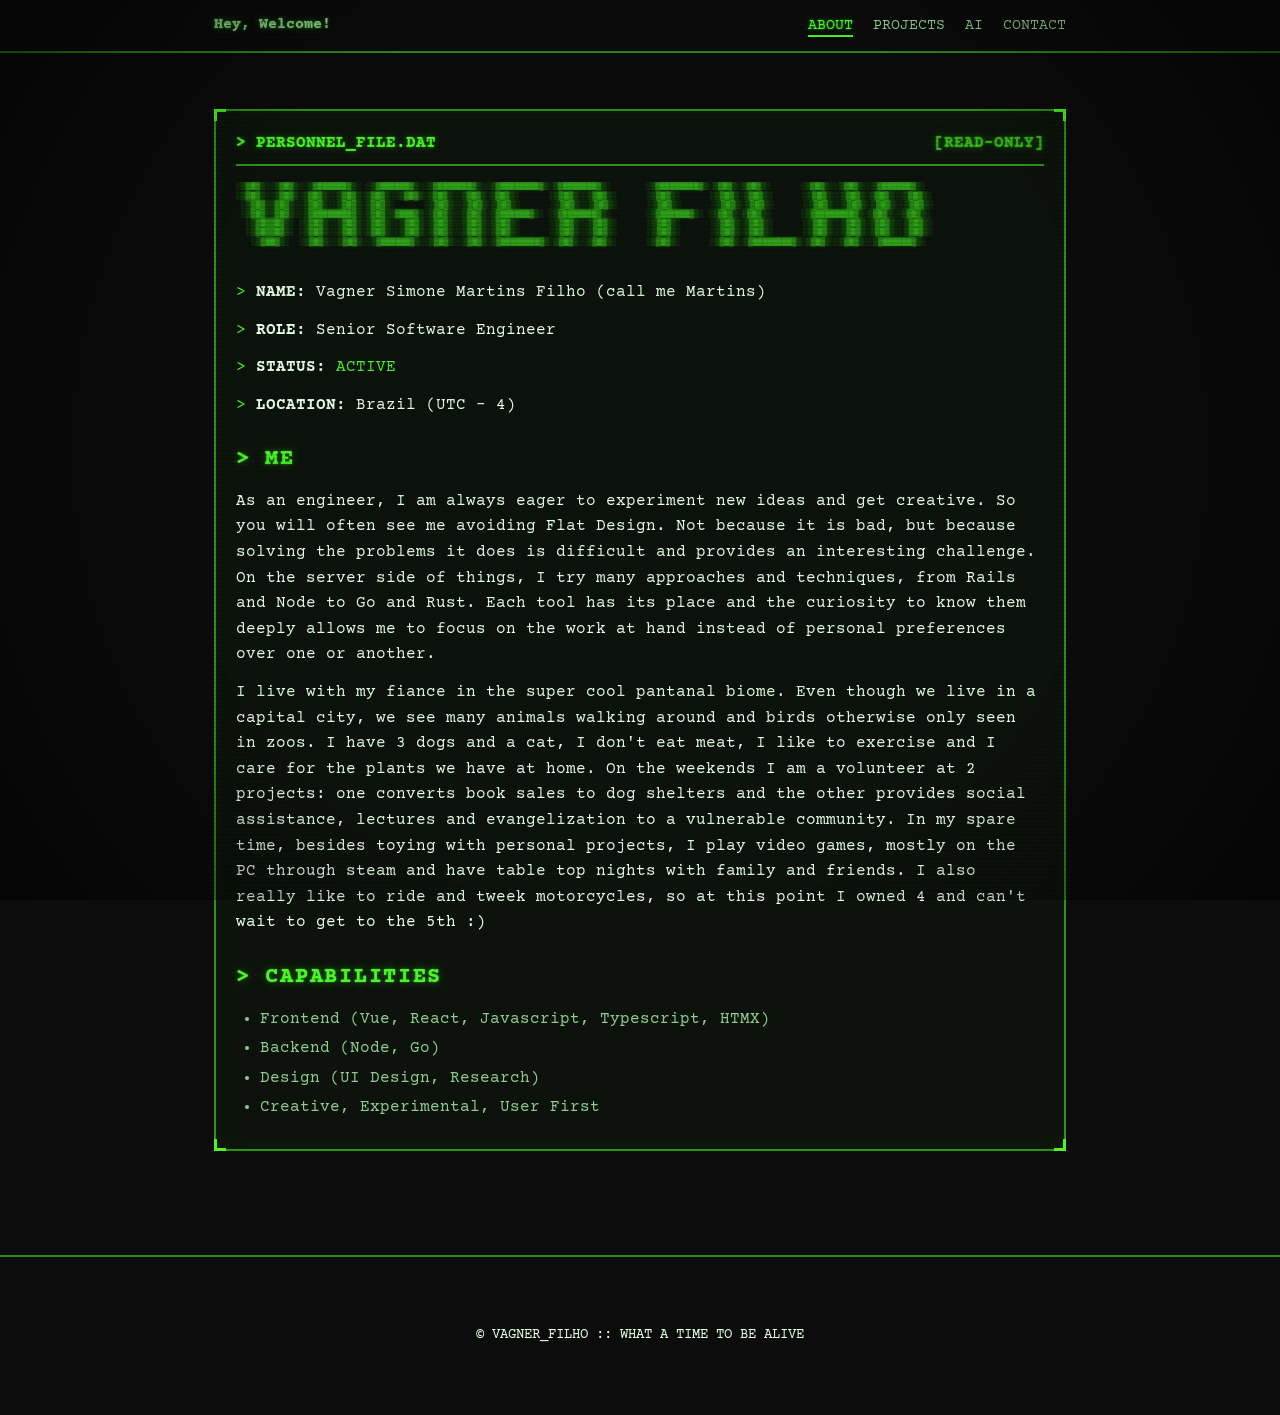
<file: about.html>
<!DOCTYPE html>
<html lang="en">
<head>
  <meta charset="UTF-8">
  <meta name="viewport" content="width=device-width, initial-scale=1.0">
  <title>About - Vagner Filho</title>
  <link rel="preconnect" href="https://fonts.googleapis.com">
  <link rel="preconnect" href="https://fonts.gstatic.com" crossorigin>
  <link href="https://fonts.googleapis.com/css2?family=Courier+Prime:wght@400;700&display=swap" rel="stylesheet">
  <link rel="stylesheet" href="css/main.css">
  <link rel="stylesheet" href="css/crt.css">
  <link rel="stylesheet" href="css/animations.css">
</head>
<body class="crt-flicker">
  <div class="crt-overlay"></div>
  <div class="screen-vignette"></div>

  <div id="nav-placeholder">
  </div>

  <main class="container">
    <div class="terminal-box fade-in">
      <div class="corner corner-tl"></div>
      <div class="corner corner-tr"></div>
      <div class="corner corner-bl"></div>
      <div class="corner corner-br"></div>

      <div class="terminal-header">
        <span class="title">PERSONNEL_FILE.DAT</span>
        <span style="color:var(--phosphor-dim);">[READ-ONLY]</span>
      </div>

      <pre class="phosphor-glow" style="background:transparent; border:none; padding:0; line-height:1.15; font-size:0.5rem; color:var(--phosphor-dim); margin-bottom:1.5rem;">
░▒▓█▓▒░░▒▓█▓▒░░▒▓██████▓▒░ ░▒▓██████▓▒░░▒▓███████▓▒░░▒▓████████▓▒░▒▓███████▓▒░       ░▒▓████████▓▒░▒▓█▓▒░▒▓█▓▒░      ░▒▓█▓▒░░▒▓█▓▒░░▒▓██████▓▒░
░▒▓█▓▒░░▒▓█▓▒░▒▓█▓▒░░▒▓█▓▒░▒▓█▓▒░░▒▓█▓▒░▒▓█▓▒░░▒▓█▓▒░▒▓█▓▒░      ░▒▓█▓▒░░▒▓█▓▒░      ░▒▓█▓▒░      ░▒▓█▓▒░▒▓█▓▒░      ░▒▓█▓▒░░▒▓█▓▒░▒▓█▓▒░░▒▓█▓▒░
 ░▒▓█▓▒▒▓█▓▒░░▒▓█▓▒░░▒▓█▓▒░▒▓█▓▒░      ░▒▓█▓▒░░▒▓█▓▒░▒▓█▓▒░      ░▒▓█▓▒░░▒▓█▓▒░      ░▒▓█▓▒░      ░▒▓█▓▒░▒▓█▓▒░      ░▒▓█▓▒░░▒▓█▓▒░▒▓█▓▒░░▒▓█▓▒░
 ░▒▓█▓▒▒▓█▓▒░░▒▓████████▓▒░▒▓█▓▒▒▓███▓▒░▒▓█▓▒░░▒▓█▓▒░▒▓██████▓▒░ ░▒▓███████▓▒░       ░▒▓██████▓▒░ ░▒▓█▓▒░▒▓█▓▒░      ░▒▓████████▓▒░▒▓█▓▒░░▒▓█▓▒░
  ░▒▓█▓▓█▓▒░ ░▒▓█▓▒░░▒▓█▓▒░▒▓█▓▒░░▒▓█▓▒░▒▓█▓▒░░▒▓█▓▒░▒▓█▓▒░      ░▒▓█▓▒░░▒▓█▓▒░      ░▒▓█▓▒░      ░▒▓█▓▒░▒▓█▓▒░      ░▒▓█▓▒░░▒▓█▓▒░▒▓█▓▒░░▒▓█▓▒░
  ░▒▓█▓▓█▓▒░ ░▒▓█▓▒░░▒▓█▓▒░▒▓█▓▒░░▒▓█▓▒░▒▓█▓▒░░▒▓█▓▒░▒▓█▓▒░      ░▒▓█▓▒░░▒▓█▓▒░      ░▒▓█▓▒░      ░▒▓█▓▒░▒▓█▓▒░      ░▒▓█▓▒░░▒▓█▓▒░▒▓█▓▒░░▒▓█▓▒░
   ░▒▓██▓▒░  ░▒▓█▓▒░░▒▓█▓▒░░▒▓██████▓▒░░▒▓█▓▒░░▒▓█▓▒░▒▓████████▓▒░▒▓█▓▒░░▒▓█▓▒░      ░▒▓█▓▒░      ░▒▓█▓▒░▒▓████████▓▒░▒▓█▓▒░░▒▓█▓▒░░▒▓██████▓▒░
      </pre>

      <div class="fade-in fade-in-delay-1">
        <p><span style="color:var(--phosphor);">></span> <strong>NAME:</strong> Vagner Simone Martins Filho (call me Martins)</p>
        <p><span style="color:var(--phosphor);">></span> <strong>ROLE:</strong> Senior Software Engineer</p>
        <p><span style="color:var(--phosphor);">></span> <strong>STATUS:</strong> <span style="color:var(--phosphor);">ACTIVE</span></p>
        <p><span style="color:var(--phosphor);">></span> <strong>LOCATION:</strong> Brazil (UTC - 4)</p>
      </div>

      <div class="fade-in fade-in-delay-2" style="margin-top:1.5rem;">
        <h2>> ME</h2>
        <p>
          As an engineer, I am always eager to experiment new ideas and get creative. So you will often see me avoiding Flat Design. Not because it is bad, but because solving the problems it does is difficult and provides an interesting challenge. On the server side of things, I try many approaches and techniques, from Rails and Node to Go and Rust. Each tool has its place and the curiosity to know them deeply allows me to focus on the work at hand instead of personal preferences over one or another.
        </p>
        <p>
          I live with my fiance in the super cool pantanal biome. Even though we live in a capital city, we see many animals walking around and birds otherwise only seen in zoos. I have 3 dogs and a cat, I don't eat meat, I like to exercise and I care for the plants we have at home. On the weekends I am a volunteer at 2 projects: one converts book sales to dog shelters and the other provides social assistance, lectures and evangelization to a vulnerable community. In my spare time, besides toying with personal projects, I play video games, mostly on the PC through steam and have table top nights with family and friends. I also really like to ride and tweek motorcycles, so at this point I owned 4 and can't wait to get to the 5th :)
        </p>
      </div>

      <div class="fade-in fade-in-delay-3" style="margin-top:1.5rem;">
        <h2>> CAPABILITIES</h2>
        <ul style="color:var(--text-secondary);">
          <li>Frontend (Vue, React, Javascript, Typescript, HTMX)</li>
          <li>Backend (Node, Go)</li>
          <li>Design (UI Design, Research)</li>
          <li>Creative, Experimental, User First</li>
        </ul>
      </div>
    </div>
  </main>

  <footer id="footer-placeholder" class="site-footer">
  </footer>

  <script src="js/main.js"></script>
</body>
</html>
</file>
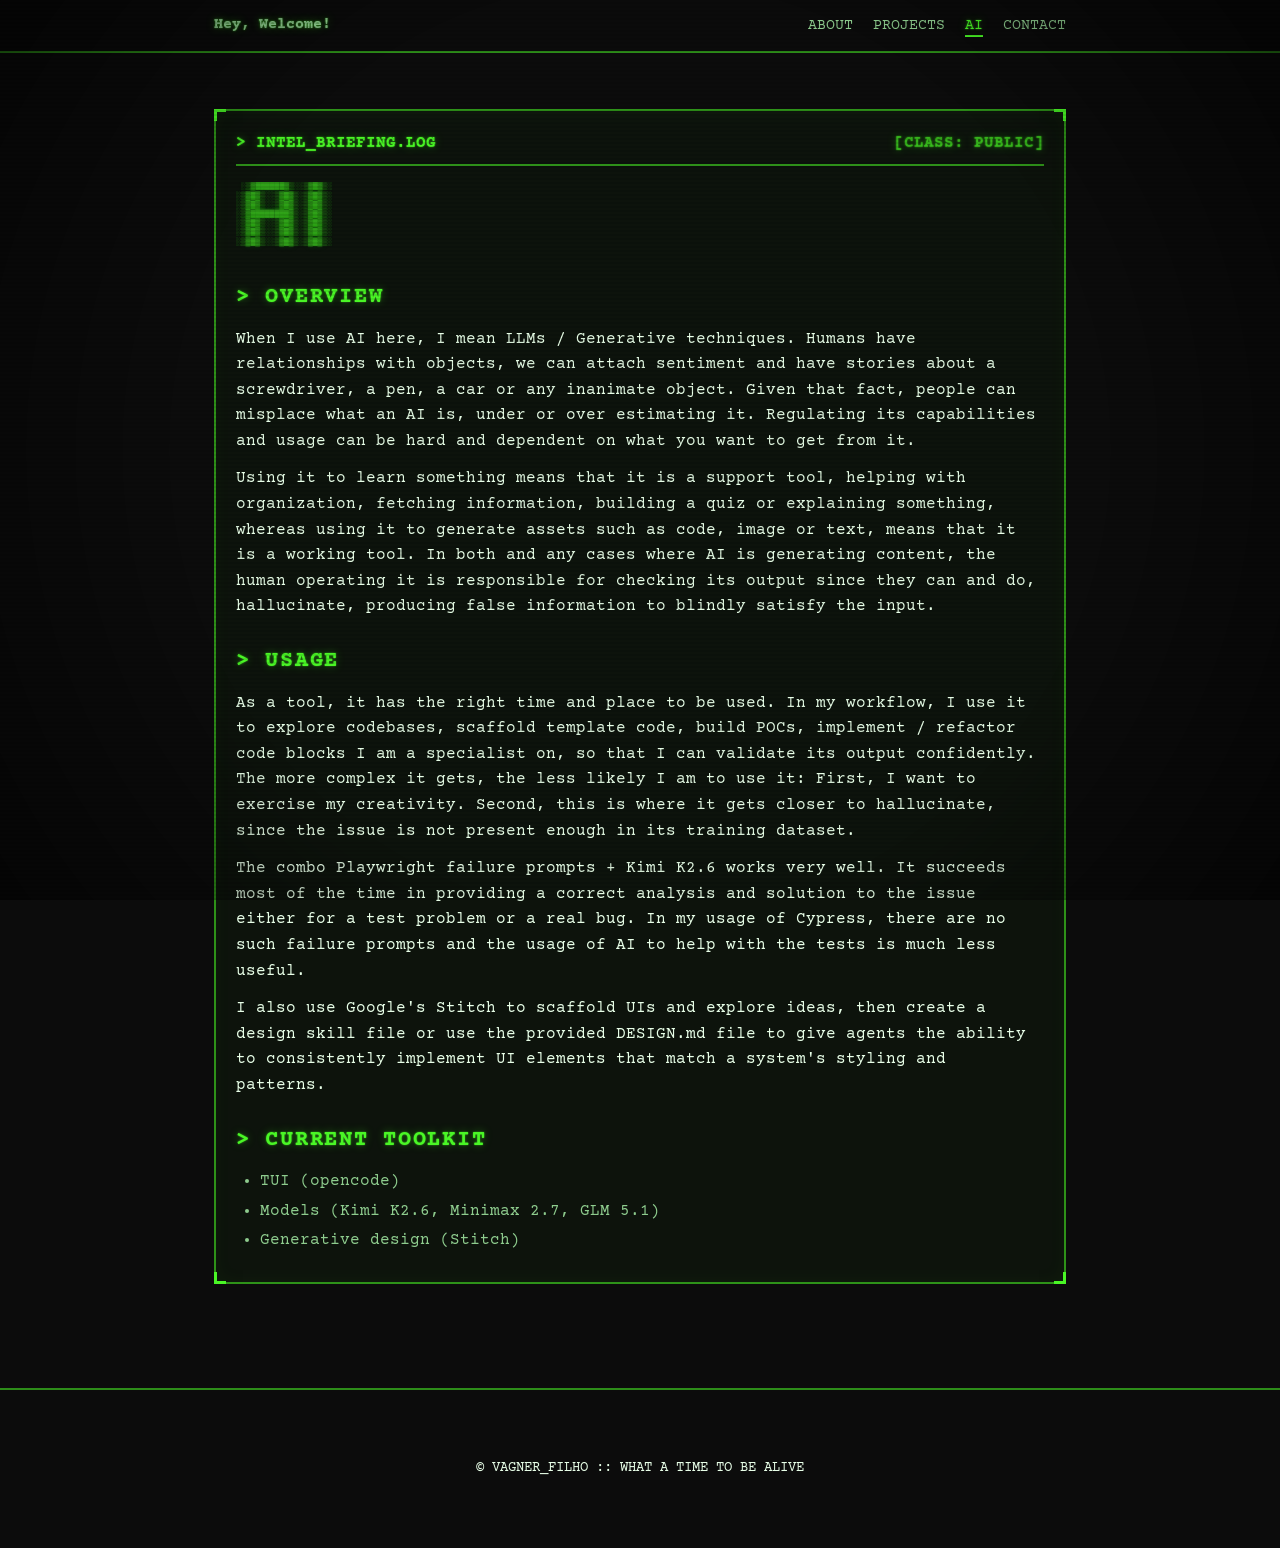
<file: ai.html>
<!DOCTYPE html>
<html lang="en">
<head>
  <meta charset="UTF-8">
  <meta name="viewport" content="width=device-width, initial-scale=1.0">
  <title>AI - Vagner Filho</title>
  <link rel="preconnect" href="https://fonts.googleapis.com">
  <link rel="preconnect" href="https://fonts.gstatic.com" crossorigin>
  <link href="https://fonts.googleapis.com/css2?family=Courier+Prime:wght@400;700&display=swap" rel="stylesheet">
  <link rel="stylesheet" href="css/main.css">
  <link rel="stylesheet" href="css/crt.css">
  <link rel="stylesheet" href="css/animations.css">
</head>
<body class="crt-flicker">
  <div class="crt-overlay"></div>
  <div class="screen-vignette"></div>

  <div id="nav-placeholder">
  </div>

  <main class="container">
    <div class="terminal-box fade-in">
      <div class="corner corner-tl"></div>
      <div class="corner corner-tr"></div>
      <div class="corner corner-bl"></div>
      <div class="corner corner-br"></div>

      <div class="terminal-header">
        <span class="title">INTEL_BRIEFING.LOG</span>
        <span style="color:var(--phosphor-dim);">[CLASS: PUBLIC]</span>
      </div>

      <pre class="phosphor-glow" style="background:transparent; border:none; padding:0; line-height:1.15; font-size:0.5rem; color:var(--phosphor-dim); margin-bottom:1.5rem;">
 ░▒▓██████▓▒░░▒▓█▓▒░ 
░▒▓█▓▒░░▒▓█▓▒░▒▓█▓▒░ 
░▒▓█▓▒░░▒▓█▓▒░▒▓█▓▒░ 
░▒▓████████▓▒░▒▓█▓▒░ 
░▒▓█▓▒░░▒▓█▓▒░▒▓█▓▒░ 
░▒▓█▓▒░░▒▓█▓▒░▒▓█▓▒░ 
░▒▓█▓▒░░▒▓█▓▒░▒▓█▓▒░ 
      </pre>

      <div class="fade-in fade-in-delay-1">
        <h2>> OVERVIEW</h2>
        <p>
          When I use AI here, I mean LLMs / Generative techniques. Humans have relationships with objects, we can attach sentiment and have stories about a screwdriver, a pen, a car or any inanimate object. Given that fact, people can misplace what an AI is, under or over estimating it. Regulating its capabilities and usage can be hard and dependent on what you want to get from it.
        </p>
        <p>
          Using it to learn something means that it is a support tool, helping with organization, fetching information, building a quiz or explaining something, whereas using it to generate assets such as code, image or text, means that it is a working tool. In both and any cases where AI is generating content, the human operating it is responsible for checking its output since they can and do, hallucinate, producing false information to blindly satisfy the input.
        </p>
      </div>

      <div class="fade-in fade-in-delay-3" style="margin-top:1.5rem;">
        <h2>> USAGE</h2>
        <p>
          As a tool, it has the right time and place to be used. In my workflow, I use it to explore codebases, scaffold template code, build POCs, implement / refactor code blocks I am a specialist on, so that I can validate its output confidently. The more complex it gets, the less likely I am to use it: First, I want to exercise my creativity. Second, this is where it gets closer to hallucinate, since the issue is not present enough in its training dataset.
        </p>
        <p>
          The combo Playwright failure prompts + Kimi K2.6 works very well. It succeeds most of the time in providing a correct analysis and solution to the issue either for a test problem or a real bug. In my usage of Cypress, there are no such failure prompts and the usage of AI to help with the tests is much less useful.
        </p>
        <p>
          I also use Google's Stitch to scaffold UIs and explore ideas, then create a design skill file or use the provided DESIGN.md file to give agents the ability to consistently implement UI elements that match a system's styling and patterns.
        </p>
      </div>

      <div class="fade-in fade-in-delay-2" style="margin-top:1.5rem;">
        <h2>> CURRENT TOOLKIT</h2>
        <ul style="color:var(--text-secondary);">
          <li>TUI (opencode)</li>
          <li>Models (Kimi K2.6, Minimax 2.7, GLM 5.1)</li>
          <li>Generative design (Stitch)</li>
        </ul>
      </div>
    </div>
  </main>

  <footer id="footer-placeholder" class="site-footer">
  </footer>

  <script src="js/main.js"></script>
</body>
</html>
</file>
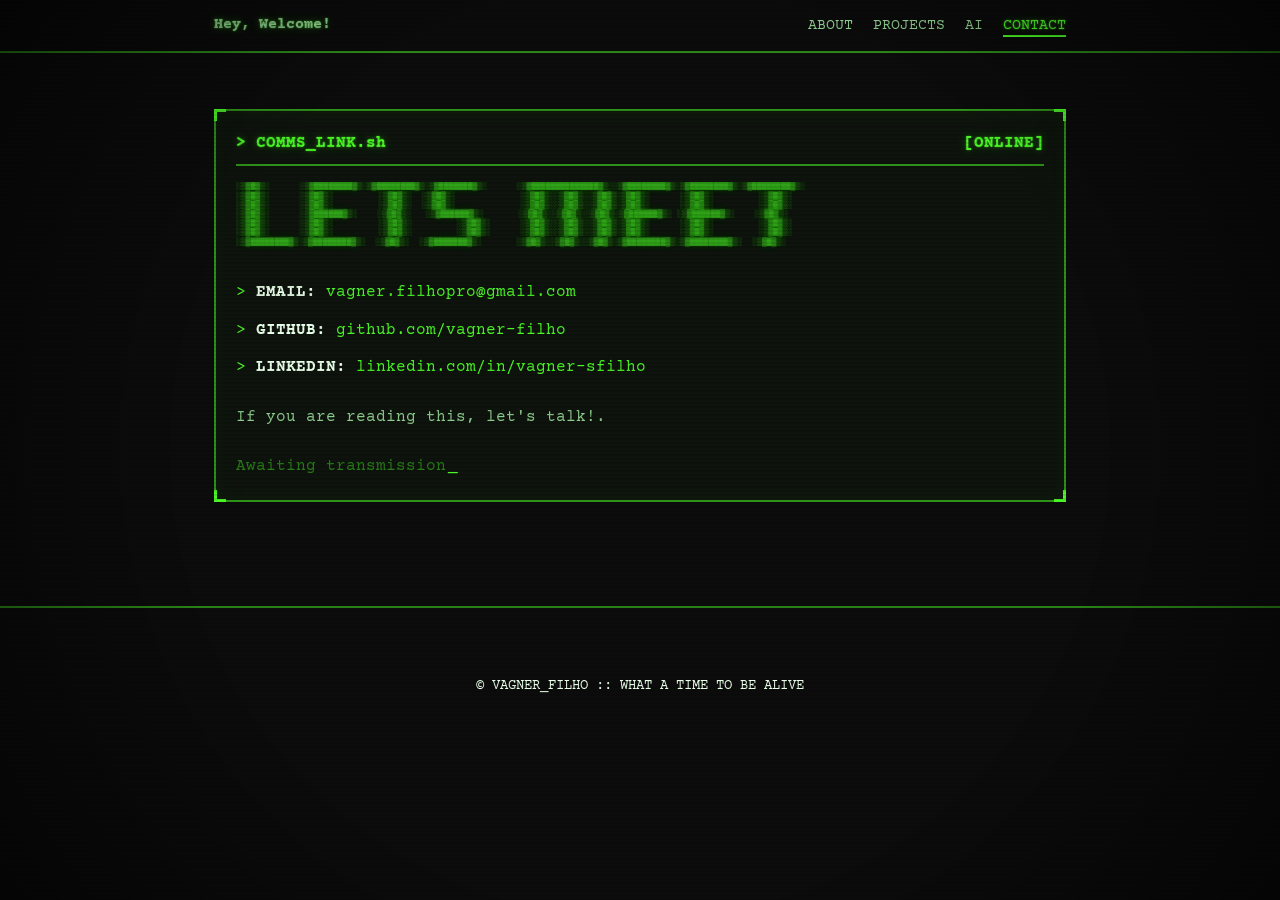
<file: contact.html>
<!DOCTYPE html>
<html lang="en">
<head>
  <meta charset="UTF-8">
  <meta name="viewport" content="width=device-width, initial-scale=1.0">
  <title>Contact - Vagner Filho</title>
  <link rel="preconnect" href="https://fonts.googleapis.com">
  <link rel="preconnect" href="https://fonts.gstatic.com" crossorigin>
  <link href="https://fonts.googleapis.com/css2?family=Courier+Prime:wght@400;700&display=swap" rel="stylesheet">
  <link rel="stylesheet" href="css/main.css">
  <link rel="stylesheet" href="css/crt.css">
  <link rel="stylesheet" href="css/animations.css">
</head>
<body class="crt-flicker">
  <div class="crt-overlay"></div>
  <div class="screen-vignette"></div>

  <div id="nav-placeholder">
  </div>

  <main class="container">
    <div class="terminal-box fade-in">
      <div class="corner corner-tl"></div>
      <div class="corner corner-tr"></div>
      <div class="corner corner-bl"></div>
      <div class="corner corner-br"></div>

      <div class="terminal-header">
        <span class="title">COMMS_LINK.sh</span>
        <span style="color:var(--phosphor);">[ONLINE]</span>
      </div>

      <pre class="phosphor-glow" style="background:transparent; border:none; padding:0; line-height:1.15; font-size:0.5rem; color:var(--phosphor-dim); margin-bottom:1.5rem;">
░▒▓█▓▒░      ░▒▓████████▓▒░▒▓████████▓▒░▒▓███████▓▒░      ░▒▓██████████████▓▒░░▒▓████████▓▒░▒▓████████▓▒░▒▓████████▓▒░ 
░▒▓█▓▒░      ░▒▓█▓▒░         ░▒▓█▓▒░  ░▒▓█▓▒░             ░▒▓█▓▒░░▒▓█▓▒░░▒▓█▓▒░▒▓█▓▒░      ░▒▓█▓▒░         ░▒▓█▓▒░     
░▒▓█▓▒░      ░▒▓█▓▒░         ░▒▓█▓▒░  ░▒▓█▓▒░             ░▒▓█▓▒░░▒▓█▓▒░░▒▓█▓▒░▒▓█▓▒░      ░▒▓█▓▒░         ░▒▓█▓▒░     
░▒▓█▓▒░      ░▒▓██████▓▒░    ░▒▓█▓▒░   ░▒▓██████▓▒░       ░▒▓█▓▒░░▒▓█▓▒░░▒▓█▓▒░▒▓██████▓▒░ ░▒▓██████▓▒░    ░▒▓█▓▒░     
░▒▓█▓▒░      ░▒▓█▓▒░         ░▒▓█▓▒░         ░▒▓█▓▒░      ░▒▓█▓▒░░▒▓█▓▒░░▒▓█▓▒░▒▓█▓▒░      ░▒▓█▓▒░         ░▒▓█▓▒░     
░▒▓█▓▒░      ░▒▓█▓▒░         ░▒▓█▓▒░         ░▒▓█▓▒░      ░▒▓█▓▒░░▒▓█▓▒░░▒▓█▓▒░▒▓█▓▒░      ░▒▓█▓▒░         ░▒▓█▓▒░     
░▒▓████████▓▒░▒▓████████▓▒░  ░▒▓█▓▒░  ░▒▓███████▓▒░       ░▒▓█▓▒░░▒▓█▓▒░░▒▓█▓▒░▒▓████████▓▒░▒▓████████▓▒░  ░▒▓█▓▒░     
      </pre>

      <div class="fade-in fade-in-delay-1">
        <p><span style="color:var(--phosphor);">></span> <strong>EMAIL:</strong> <a href="mailto:vagner.filhopro@gmail.com">vagner.filhopro@gmail.com</a></p>
        <p><span style="color:var(--phosphor);">></span> <strong>GITHUB:</strong> <a href="https://github.com/vagner-filho" target="_blank" rel="noopener">github.com/vagner-filho</a></p>
        <p><span style="color:var(--phosphor);">></span> <strong>LINKEDIN:</strong> <a href="https://www.linkedin.com/in/vagner-sfilho/" target="_blank" rel="noopener">linkedin.com/in/vagner-sfilho</a></p>
      </div>

      <div class="fade-in fade-in-delay-2" style="margin-top:1.5rem;">
        <p style="color:var(--text-secondary);">
          If you are reading this, let's talk!.
        </p>
      </div>

      <div class="fade-in fade-in-delay-3" style="margin-top:1.5rem; color:var(--phosphor-dim);">
        <span class="cursor-line">Awaiting transmission</span>
      </div>
    </div>
  </main>

  <footer id="footer-placeholder" class="site-footer">
  </footer>

  <script src="js/main.js"></script>
</body>
</html>
</file>
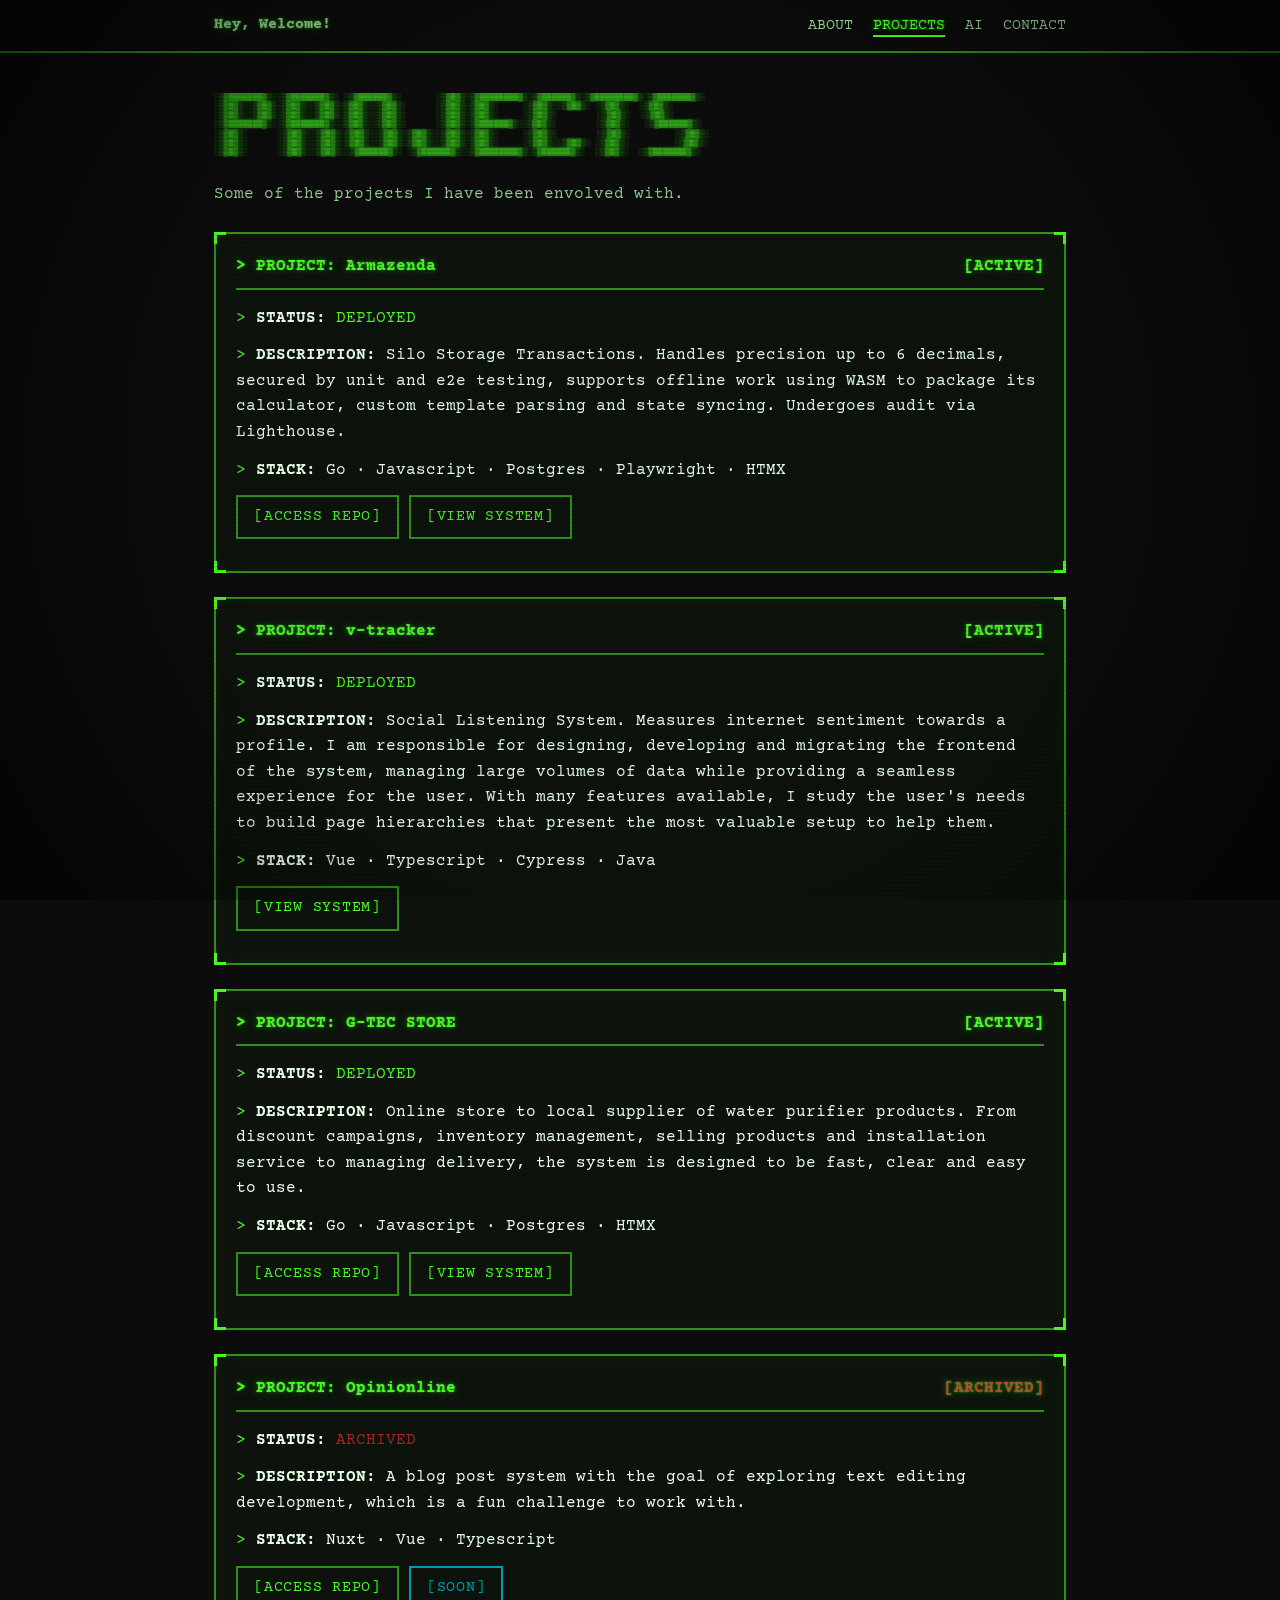
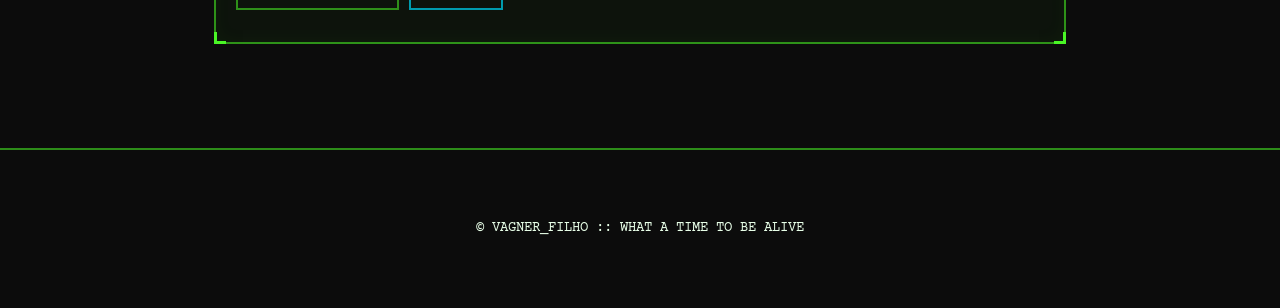
<file: projects.html>
<!DOCTYPE html>
<html lang="en">
<head>
  <meta charset="UTF-8">
  <meta name="viewport" content="width=device-width, initial-scale=1.0">
  <title>Projects - Vagner Filho</title>
  <link rel="preconnect" href="https://fonts.googleapis.com">
  <link rel="preconnect" href="https://fonts.gstatic.com" crossorigin>
  <link href="https://fonts.googleapis.com/css2?family=Courier+Prime:wght@400;700&display=swap" rel="stylesheet">
  <link rel="stylesheet" href="css/main.css">
  <link rel="stylesheet" href="css/crt.css">
  <link rel="stylesheet" href="css/animations.css">
</head>
<body class="crt-flicker">
  <div class="crt-overlay"></div>
  <div class="screen-vignette"></div>

  <div id="nav-placeholder">
  </div>

  <main class="container">
    <div class="fade-in">
      <pre class="phosphor-glow" style="background:transparent; border:none; padding:0; line-height:1.15; font-size:0.5rem; color:var(--phosphor-dim); margin-bottom:1rem;">
░▒▓███████▓▒░░▒▓███████▓▒░ ░▒▓██████▓▒░       ░▒▓█▓▒░▒▓████████▓▒░▒▓██████▓▒░▒▓████████▓▒░▒▓███████▓▒░ 
░▒▓█▓▒░░▒▓█▓▒░▒▓█▓▒░░▒▓█▓▒░▒▓█▓▒░░▒▓█▓▒░      ░▒▓█▓▒░▒▓█▓▒░     ░▒▓█▓▒░░▒▓█▓▒░ ░▒▓█▓▒░  ░▒▓█▓▒░        
░▒▓█▓▒░░▒▓█▓▒░▒▓█▓▒░░▒▓█▓▒░▒▓█▓▒░░▒▓█▓▒░      ░▒▓█▓▒░▒▓█▓▒░     ░▒▓█▓▒░        ░▒▓█▓▒░  ░▒▓█▓▒░        
░▒▓███████▓▒░░▒▓███████▓▒░░▒▓█▓▒░░▒▓█▓▒░      ░▒▓█▓▒░▒▓██████▓▒░░▒▓█▓▒░        ░▒▓█▓▒░   ░▒▓██████▓▒░  
░▒▓█▓▒░      ░▒▓█▓▒░░▒▓█▓▒░▒▓█▓▒░░▒▓█▓▒░▒▓█▓▒░░▒▓█▓▒░▒▓█▓▒░     ░▒▓█▓▒░        ░▒▓█▓▒░         ░▒▓█▓▒░ 
░▒▓█▓▒░      ░▒▓█▓▒░░▒▓█▓▒░▒▓█▓▒░░▒▓█▓▒░▒▓█▓▒░░▒▓█▓▒░▒▓█▓▒░     ░▒▓█▓▒░░▒▓█▓▒░ ░▒▓█▓▒░         ░▒▓█▓▒░ 
░▒▓█▓▒░      ░▒▓█▓▒░░▒▓█▓▒░░▒▓██████▓▒░ ░▒▓██████▓▒░░▒▓████████▓▒░▒▓██████▓▒░  ░▒▓█▓▒░  ░▒▓███████▓▒░  
      </pre>
      <p style="color:var(--text-secondary);">Some of the projects I have been envolved with.</p>
    </div>

    <div class="terminal-box fade-in fade-in-delay-1">
      <div class="corner corner-tl"></div>
      <div class="corner corner-tr"></div>
      <div class="corner corner-bl"></div>
      <div class="corner corner-br"></div>

      <div class="terminal-header">
        <span class="title">PROJECT: Armazenda</span>
        <span style="color:var(--phosphor);">[ACTIVE]</span>
      </div>

      <p><span style="color:var(--phosphor);">></span> <strong>STATUS:</strong> <span style="color:var(--phosphor);">DEPLOYED</span></p>
      <p><span style="color:var(--phosphor);">></span> <strong>DESCRIPTION:</strong>
        Silo Storage Transactions.
        Handles precision up to 6 decimals, secured by unit and e2e testing, supports offline work using WASM to package its calculator, custom template parsing and state syncing. Undergoes audit via Lighthouse.
      </p>
      <p><span style="color:var(--phosphor);">></span> <strong>STACK:</strong> Go · Javascript · Postgres · Playwright · HTMX</p>
      <p style="margin-top:0.75rem;">
        <a href="https://github.com/Vagner-Filho/armazenda" class="btn">[ACCESS REPO]</a>
        <a href="https://armazenda.com" target="_blank" class="btn">[VIEW SYSTEM]</a>
      </p>
    </div>

    <div class="terminal-box fade-in fade-in-delay-1">
      <div class="corner corner-tl"></div>
      <div class="corner corner-tr"></div>
      <div class="corner corner-bl"></div>
      <div class="corner corner-br"></div>

      <div class="terminal-header">
        <span class="title">PROJECT: v-tracker</span>
        <span style="color:var(--phosphor);">[ACTIVE]</span>
      </div>

      <p><span style="color:var(--phosphor);">></span> <strong>STATUS:</strong> <span style="color:var(--phosphor);">DEPLOYED</span></p>
      <p><span style="color:var(--phosphor);">></span> <strong>DESCRIPTION:</strong>
        Social Listening System.
        Measures internet sentiment towards a profile. I am responsible for designing, developing and migrating the frontend of the system, managing large volumes of data while providing a seamless experience for the user. With many features available, I study the user's needs to build page hierarchies that present the most valuable setup to help them.
      </p>
      <p><span style="color:var(--phosphor);">></span> <strong>STACK:</strong> Vue · Typescript · Cypress · Java</p>
      <p style="margin-top:0.75rem;">
        <a href="https://app.vtracker.com.br/" target="_blank" class="btn">[VIEW SYSTEM]</a>
      </p>
    </div>

    <div class="terminal-box fade-in fade-in-delay-2">
      <div class="corner corner-tl"></div>
      <div class="corner corner-tr"></div>
      <div class="corner corner-bl"></div>
      <div class="corner corner-br"></div>

      <div class="terminal-header">
        <span class="title">PROJECT: G-TEC STORE</span>
        <span style="color:var(--phosphor);">[ACTIVE]</span>
      </div>

      <p><span style="color:var(--phosphor);">></span> <strong>STATUS:</strong> <span style="color:var(--phosphor);">DEPLOYED</span></p>
      <p><span style="color:var(--phosphor);">></span> <strong>DESCRIPTION:</strong>
        Online store to local supplier of water purifier products.
        From discount campaigns, inventory management, selling products and installation service to managing delivery, the system is designed to be fast, clear and easy to use.
        </p>
      <p><span style="color:var(--phosphor);">></span> <strong>STACK:</strong> Go · Javascript · Postgres · HTMX</p>
      <p style="margin-top:0.75rem;">
        <a href="https://github.com/Vagner-Filho/loja-gtec" target="_blank" class="btn">[ACCESS REPO]</a>
        <a href="https://loja.gtecmultimarcas.com.br" target="_blank" class="btn">[VIEW SYSTEM]</a>
      </p>
    </div>

    <div class="terminal-box fade-in fade-in-delay-3">
      <div class="corner corner-tl"></div>
      <div class="corner corner-tr"></div>
      <div class="corner corner-bl"></div>
      <div class="corner corner-br"></div>

      <div class="terminal-header">
        <span class="title">PROJECT: Opinionline</span>
        <span style="color:var(--alert-dim);">[ARCHIVED]</span>
      </div>

      <p><span style="color:var(--phosphor);">></span> <strong>STATUS:</strong> <span style="color:var(--alert-dim);">ARCHIVED</span></p>
      <p><span style="color:var(--phosphor);">></span> <strong>DESCRIPTION:</strong>
        A blog post system with the goal of exploring text editing development, which is a fun challenge to work with.
      </p>
      <p><span style="color:var(--phosphor);">></span> <strong>STACK:</strong> Nuxt · Vue · Typescript</p>
      <p style="margin-top:0.75rem;">
        <a href="https://github.com/Vagner-Filho/opinionline" target="_blank" class="btn">[ACCESS REPO]</a>
        <button type="button" class="btn" style="line-height: 1.6; color: var(--info); border-color: var(--info);" disabled>[SOON]</button>
      </p>
    </div>
  </main>

  <footer id="footer-placeholder" class="site-footer">
  </footer>

  <script src="js/main.js"></script>
</body>
</html>
</file>
<file: css/main.css>
:root {
  --bg-color: #0c0c0c;
  --bg-secondary: #0f1a0f;
  --phosphor: #4af626;
  --phosphor-dim: rgba(74, 246, 38, 0.45);
  --phosphor-dark: rgba(74, 246, 38, 0.18);
  --info: #009bae;
  --alert: #ff3333;
  --alert-dim: rgba(255, 51, 51, 0.6);
  --border: rgba(74, 246, 38, 0.55);
  --text-primary: #e8ffe8;
  --text-secondary: #8ecc8e;
  --glow: 0 0 8px rgba(74, 246, 38, 0.35), 0 0 2px rgba(74, 246, 38, 0.6);
  --glow-strong: 0 0 12px rgba(74, 246, 38, 0.5), 0 0 4px rgba(74, 246, 38, 0.8);
  --font-mono: "Courier Prime", "IBM Plex Mono", "Courier New", Courier, monospace;
  --radius: 0px;
}

* {
  box-sizing: border-box;
}

html,
body {
  margin: 0;
  padding: 0;
  background-color: var(--bg-color);
  color: var(--text-primary);
  font-family: var(--font-mono);
  font-size: 16px;
  line-height: 1.6;
  min-height: 100vh;
}

body {
  position: relative;
  overflow-x: hidden;
}

a {
  color: var(--phosphor);
  text-decoration: none;
  border-bottom: 1px solid transparent;
  transition: border-color 0.2s, text-shadow 0.2s;
}

a:hover {
  border-bottom-color: var(--phosphor);
  text-shadow: var(--glow);
}

h1,
h2,
h3,
h4,
h5,
h6 {
  color: var(--phosphor);
  text-shadow: var(--glow);
  font-weight: 700;
  margin: 1.5rem 0 0.75rem;
  text-transform: uppercase;
  letter-spacing: 0.08em;
}

h1 {
  font-size: 1.75rem;
}

h2 {
  font-size: 1.35rem;
}

h3 {
  font-size: 1.1rem;
}

p {
  margin: 0.75rem 0;
  color: var(--text-primary);
}

pre,
code {
  font-family: var(--font-mono);
  background: rgba(74, 246, 38, 0.08);
  border: 1px solid var(--phosphor-dark);
  padding: 0.15rem 0.35rem;
}

pre {
  padding: 1rem;
  overflow-x: auto;
}

ul,
ol {
  margin: 0.5rem 0;
  padding-left: 1.5rem;
}

li {
  margin: 0.25rem 0;
}

.container {
  max-width: 900px;
  margin: 0 auto;
  padding: 2rem 1.5rem;
}

.terminal-box {
  border: 2px solid var(--border);
  background: rgba(74, 246, 38, 0.03);
  padding: 1.25rem;
  margin: 1.5rem 0;
  position: relative;
}

.terminal-box::before {
  content: "";
  position: absolute;
  top: -2px;
  left: -2px;
  right: -2px;
  bottom: -2px;
  pointer-events: none;
  box-shadow: inset 0 0 20px rgba(74, 246, 38, 0.05);
}

.terminal-header {
  display: flex;
  align-items: center;
  justify-content: space-between;
  border-bottom: 2px solid var(--border);
  padding-bottom: 0.5rem;
  margin-bottom: 1rem;
  font-weight: 700;
  color: var(--phosphor);
  text-shadow: var(--glow);
}

.terminal-header .title::before {
  content: "> ";
}

.corner {
  position: absolute;
  width: 12px;
  height: 12px;
  border-color: var(--phosphor);
  border-style: solid;
  pointer-events: none;
}

.corner-tl {
  top: -2px;
  left: -2px;
  border-width: 3px 0 0 3px;
}

.corner-tr {
  top: -2px;
  right: -2px;
  border-width: 3px 3px 0 0;
}

.corner-bl {
  bottom: -2px;
  left: -2px;
  border-width: 0 0 3px 3px;
}

.corner-br {
  bottom: -2px;
  right: -2px;
  border-width: 0 3px 3px 0;
}

.btn,
button {
  display: inline-block;
  font-family: var(--font-mono);
  font-size: 0.95rem;
  color: var(--phosphor);
  background: transparent;
  border: 2px solid var(--border);
  padding: 0.5rem 1rem;
  cursor: pointer;
  text-transform: uppercase;
  letter-spacing: 0.05em;
  transition: background 0.2s, box-shadow 0.2s;
}

.btn:hover:enabled,
button:hover:enabled {
  background: rgba(74, 246, 38, 0.1);
  box-shadow: var(--glow);
}

button:disabled {
  cursor: default;
}

nav.site-nav {
  border-bottom: 2px solid var(--border);
  background: rgba(12, 12, 12, 0.9);
  position: sticky;
  top: 0;
  z-index: 50;
  backdrop-filter: blur(4px);
}

nav.site-nav .nav-inner {
  max-width: 900px;
  margin: 0 auto;
  padding: 0.75rem 1.5rem;
  display: flex;
  align-items: center;
  justify-content: space-between;
  flex-wrap: wrap;
  gap: 0.5rem;
}

nav.site-nav .brand {
  font-weight: 700;
  color: var(--phosphor);
  text-shadow: var(--glow);
  font-size: 1.05rem;
  white-space: nowrap;
}

nav.site-nav .brand a {
  border: none;
}

nav.site-nav ul {
  list-style: none;
  margin: 0;
  padding: 0;
  display: flex;
  gap: 1.25rem;
  flex-wrap: wrap;
}

nav.site-nav li {
  margin: 0;
}

nav.site-nav a {
  color: var(--text-secondary);
  border-bottom: 2px solid transparent;
  padding-bottom: 0.1rem;
  font-size: 0.95rem;
}

nav.site-nav a:hover,
nav.site-nav a.active {
  color: var(--phosphor);
  border-bottom-color: var(--phosphor);
  text-shadow: var(--glow);
}

footer.site-footer {
  border-top: 2px solid var(--border);
  margin-top: 3rem;
  padding: 1.5rem;
  text-align: center;
  color: var(--text-secondary);
  font-size: 0.85rem;
}

footer.site-footer .footer-blink {
  animation: blink 1.25s step-end infinite;
}

@media (max-width: 600px) {
  html {
    font-size: 15px;
  }

  .container {
    padding: 1.25rem 1rem;
  }

  nav.site-nav .nav-inner {
    padding: 0.6rem 1rem;
  }

  h1 {
    font-size: 1.4rem;
  }
}
</file>
<file: css/crt.css>
/* CRT screen effects */

.crt-overlay {
  position: fixed;
  top: 0; left: 0; width: 100vw; height: 100vh;
  pointer-events: none;
  z-index: 9999;
  overflow: hidden;
}

/* Scanlines */
.crt-overlay::before {
  content: "";
  position: absolute;
  top: 0; left: 0; right: 0; bottom: 0;
  background: repeating-linear-gradient(
    0deg,
    rgba(0, 0, 0, 0.18) 0px,
    rgba(0, 0, 0, 0.18) 2px,
    transparent 2px,
    transparent 4px
  );
  opacity: 0.45;
}

/* Subtle horizontal line flicker bar */
.crt-overlay::after {
  content: "";
  position: absolute;
  top: 0; left: 0; right: 0;
  height: 6px;
  background: rgba(74, 246, 38, 0.06);
  opacity: 0;
  animation: flickerBar 6s infinite;
}

/* Screen vignette */
.screen-vignette {
  position: fixed;
  top: 0; left: 0; width: 100vw; height: 100vh;
  pointer-events: none;
  z-index: 9998;
  background: radial-gradient(circle, rgba(0,0,0,0) 60%, rgba(0,0,0,0.55) 100%);
}

/* Text phosphor glow layer */
.phosphor-glow {
  text-shadow:
    0 0 2px rgba(74, 246, 38, 0.25),
    0 0 6px rgba(74, 246, 38, 0.15),
    0 0 12px rgba(74, 246, 38, 0.08);
}

/* Slight screen flicker on the whole body */
body.crt-flicker {
  animation: screenFlicker 0.15s infinite;
}

@keyframes flickerBar {
  0%, 90%, 100% { opacity: 0; transform: translateY(0); }
  91% { opacity: 1; transform: translateY(20vh); }
  92% { opacity: 0; transform: translateY(40vh); }
  93% { opacity: 0.6; transform: translateY(60vh); }
  94% { opacity: 0; transform: translateY(80vh); }
  95% { opacity: 0.3; transform: translateY(50vh); }
  96% { opacity: 0; transform: translateY(10vh); }
}

@keyframes screenFlicker {
  0% { opacity: 1; }
  92% { opacity: 1; }
  93% { opacity: 0.98; }
  94% { opacity: 1; }
  98% { opacity: 1; }
  99% { opacity: 0.97; }
  100% { opacity: 1; }
}
</file>
<file: css/animations.css>
/* Animations */

@keyframes blink {
  0%, 100% { opacity: 1; }
  50% { opacity: 0; }
}

@keyframes fadeIn {
  from { opacity: 0; transform: translateY(4px); }
  to { opacity: 1; transform: translateY(0); }
}

@keyframes typeTick {
  from { width: 0; }
  to { width: 100%; }
}

@keyframes glitch {
  0% { transform: translate(0); }
  20% { transform: translate(-2px, 2px); }
  40% { transform: translate(-2px, -2px); }
  60% { transform: translate(2px, 2px); }
  80% { transform: translate(2px, -2px); }
  100% { transform: translate(0); }
}

@keyframes scanlineMove {
  0% { top: -5%; }
  100% { top: 105%; }
}

.cursor-blink::after {
  content: "█";
  animation: blink 1s step-end infinite;
  color: var(--phosphor);
  margin-left: 2px;
}

.cursor-line::after {
  content: "_";
  animation: blink 1.1s step-end infinite;
  color: var(--phosphor);
  margin-left: 2px;
}

.fade-in {
  animation: fadeIn 0.4s ease-out forwards;
  opacity: 0;
}

.fade-in-delay-1 { animation-delay: 0.15s; }
.fade-in-delay-2 { animation-delay: 0.3s; }
.fade-in-delay-3 { animation-delay: 0.45s; }
.fade-in-delay-4 { animation-delay: 0.6s; }
.fade-in-delay-5 { animation-delay: 0.75s; }

.glitch-hover:hover {
  animation: glitch 0.25s cubic-bezier(0.25, 0.46, 0.45, 0.94) both;
  color: var(--alert);
}

.typing-container {
  display: inline-block;
  overflow: hidden;
  white-space: nowrap;
  border-right: 2px solid var(--phosphor);
  animation: typeTick 2s steps(40, end), blink 0.85s step-end infinite;
  vertical-align: bottom;
}

/* Scrollbar styling */
::-webkit-scrollbar {
  width: 10px;
}
::-webkit-scrollbar-track {
  background: var(--bg-color);
  border-left: 1px solid var(--phosphor-dark);
}
::-webkit-scrollbar-thumb {
  background: var(--phosphor-dark);
  border: 1px solid var(--phosphor);
}
::-webkit-scrollbar-thumb:hover {
  background: var(--phosphor-dim);
}

::selection {
  background: rgba(74, 246, 38, 0.25);
  color: #fff;
}
</file>
